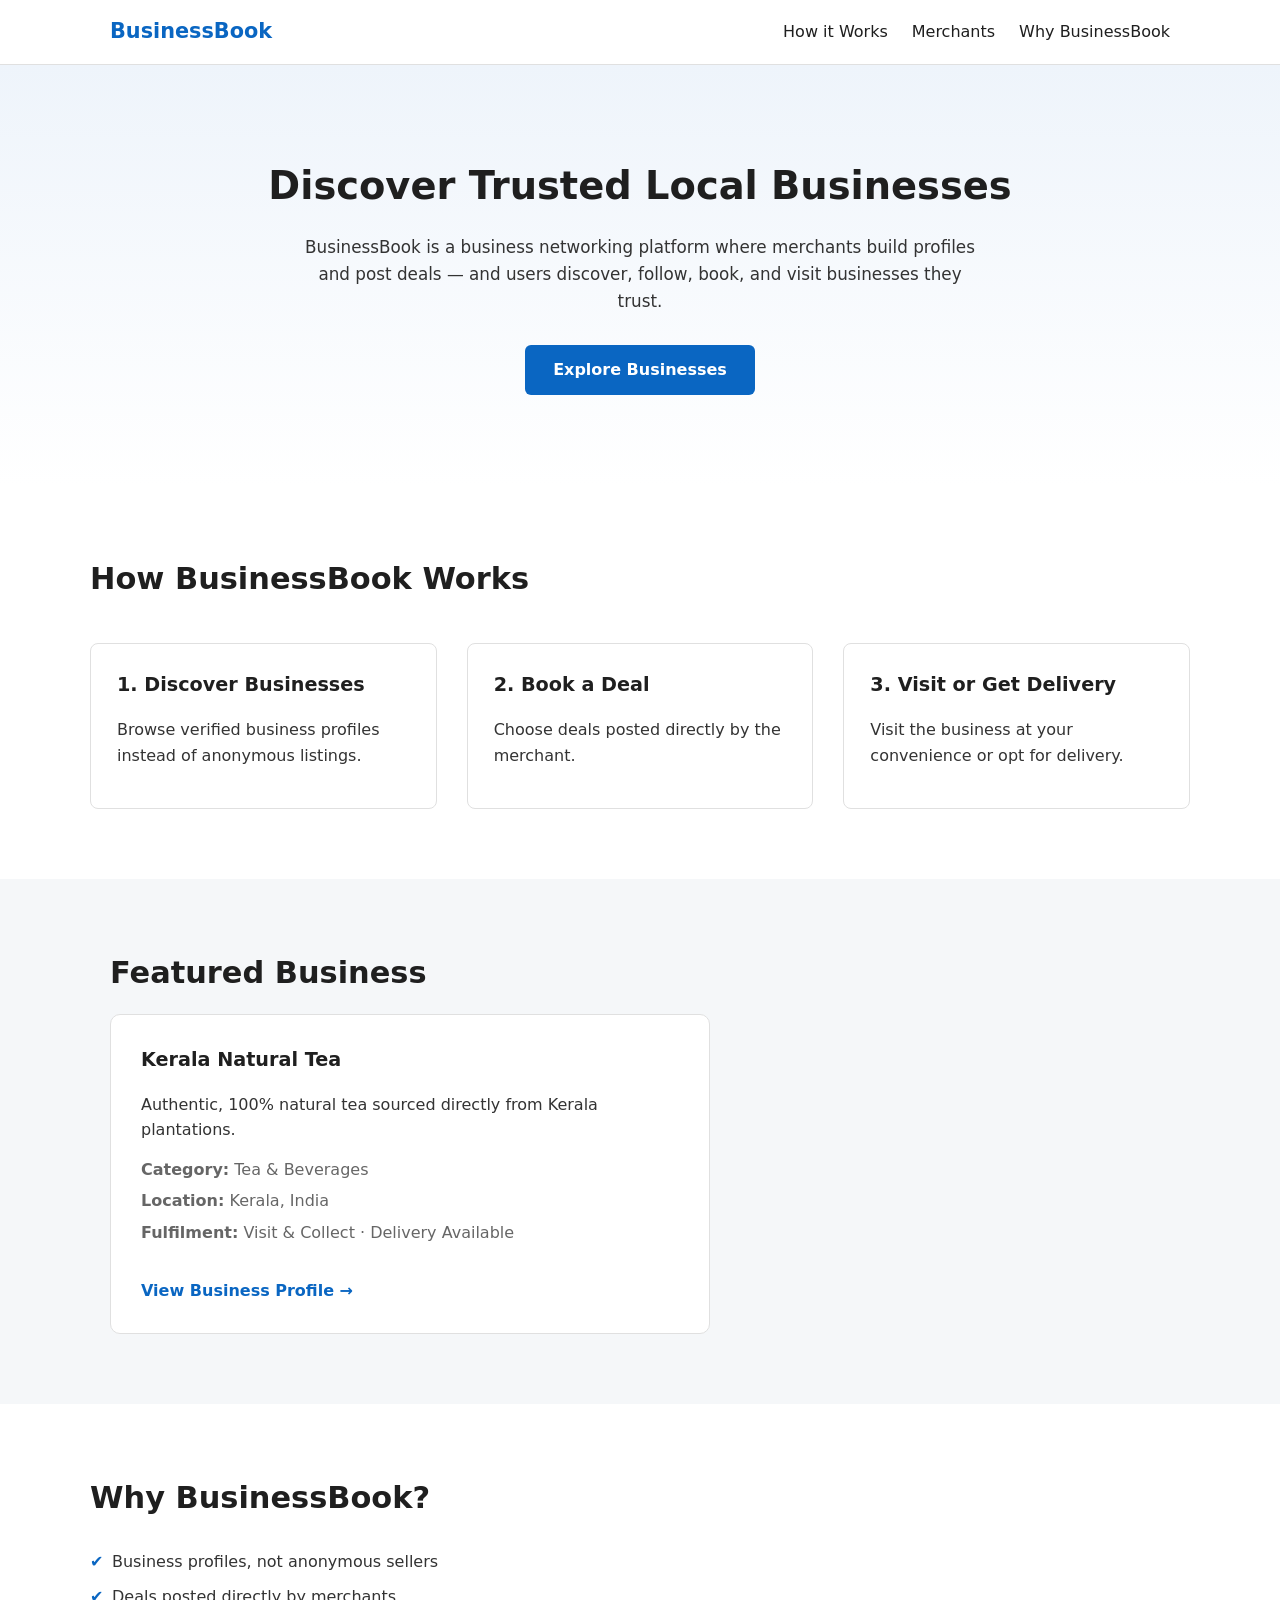
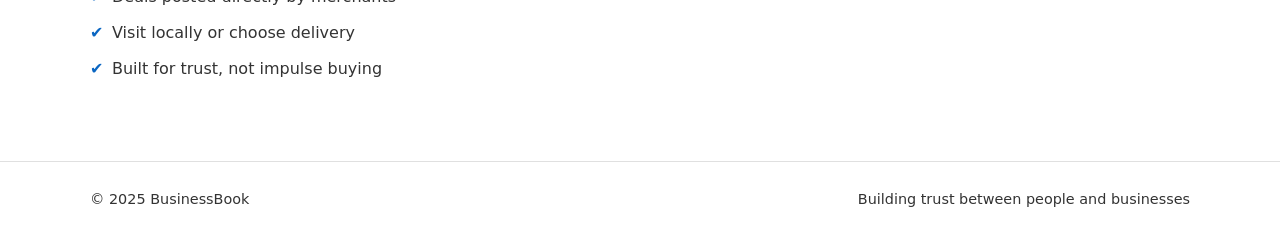
<file: docs/index.html>
<!DOCTYPE html>
<html lang="en">
<head>
  <meta charset="UTF-8" />
  <meta name="viewport" content="width=device-width, initial-scale=1.0" />

  <title>BusinessBook | Discover Trusted Local Businesses</title>
  <meta name="description"
        content="BusinessBook helps you discover verified local businesses, follow them, book trusted deals, and visit or get delivery." />

  <link rel="stylesheet" href="styles.css" />

  <!-- Google Analytics GA4 -->
  <script async src="https://www.googletagmanager.com/gtag/js?id=G-EPEHLSLHH3"></script>

  <script>
    window.dataLayer = window.dataLayer || [];
    function gtag(){dataLayer.push(arguments);}
    gtag('js', new Date());

    gtag('config', 'G-EPEHLSLHH3');

  </script>
    <!-- Paste your existing GA script here -->
</head>

<body>

  <!-- ================= HEADER ================= -->
  <header class="header">
    <nav class="nav container">
      <div class="logo">BusinessBook</div>

      <ul class="nav-links">
        <li><a href="#how">How it Works</a></li>
        <li><a href="#merchants">Merchants</a></li>
        <li><a href="#why">Why BusinessBook</a></li>
      </ul>
    </nav>
  </header>

  <!-- ================= HERO ================= -->
  <section class="hero">
    <div class="container hero-content">
      <h1>Discover Trusted Local Businesses</h1>
      <p>
        BusinessBook is a business networking platform where merchants
        build profiles and post deals — and users discover, follow,
        book, and visit businesses they trust.
      </p>

      <a href="#merchants" class="btn-primary">
        Explore Businesses
      </a>
    </div>
  </section>

  <!-- ================= HOW IT WORKS ================= -->
  <section id="how" class="section container">
    <h2>How BusinessBook Works</h2>

    <div class="steps">
      <div class="step">
        <h3>1. Discover Businesses</h3>
        <p>
          Browse verified business profiles instead of anonymous listings.
        </p>
      </div>

      <div class="step">
        <h3>2. Book a Deal</h3>
        <p>
          Choose deals posted directly by the merchant.
        </p>
      </div>

      <div class="step">
        <h3>3. Visit or Get Delivery</h3>
        <p>
          Visit the business at your convenience or opt for delivery.
        </p>
      </div>
    </div>
  </section>

  <!-- ================= FEATURED MERCHANT ================= -->
  <section id="merchants" class="section section-light">
    <div class="container">
      <h2>Featured Business</h2>

      <article class="merchant-card">
        <h3>Kerala Natural Tea</h3>

        <p class="merchant-desc">
          Authentic, 100% natural tea sourced directly from Kerala plantations.
        </p>

        <ul class="merchant-meta">
          <li><strong>Category:</strong> Tea & Beverages</li>
          <li><strong>Location:</strong> Kerala, India</li>
          <li><strong>Fulfilment:</strong> Visit & Collect · Delivery Available</li>
        </ul>

        <a href="merchants/kerala-natural-tea/index.html"
           class="btn-secondary">
          View Business Profile →
        </a>
      </article>
    </div>
  </section>

  <!-- ================= WHY BUSINESSBOOK ================= -->
  <section id="why" class="section container">
    <h2>Why BusinessBook?</h2>

    <ul class="benefits">
      <li>Business profiles, not anonymous sellers</li>
      <li>Deals posted directly by merchants</li>
      <li>Visit locally or choose delivery</li>
      <li>Built for trust, not impulse buying</li>
    </ul>
  </section>

  <!-- ================= FOOTER ================= -->
  <footer class="footer">
    <div class="container footer-content">
      <p>© 2025 BusinessBook</p>
      <p>Building trust between people and businesses</p>
    </div>
  </footer>

</body>
</html>
</file>
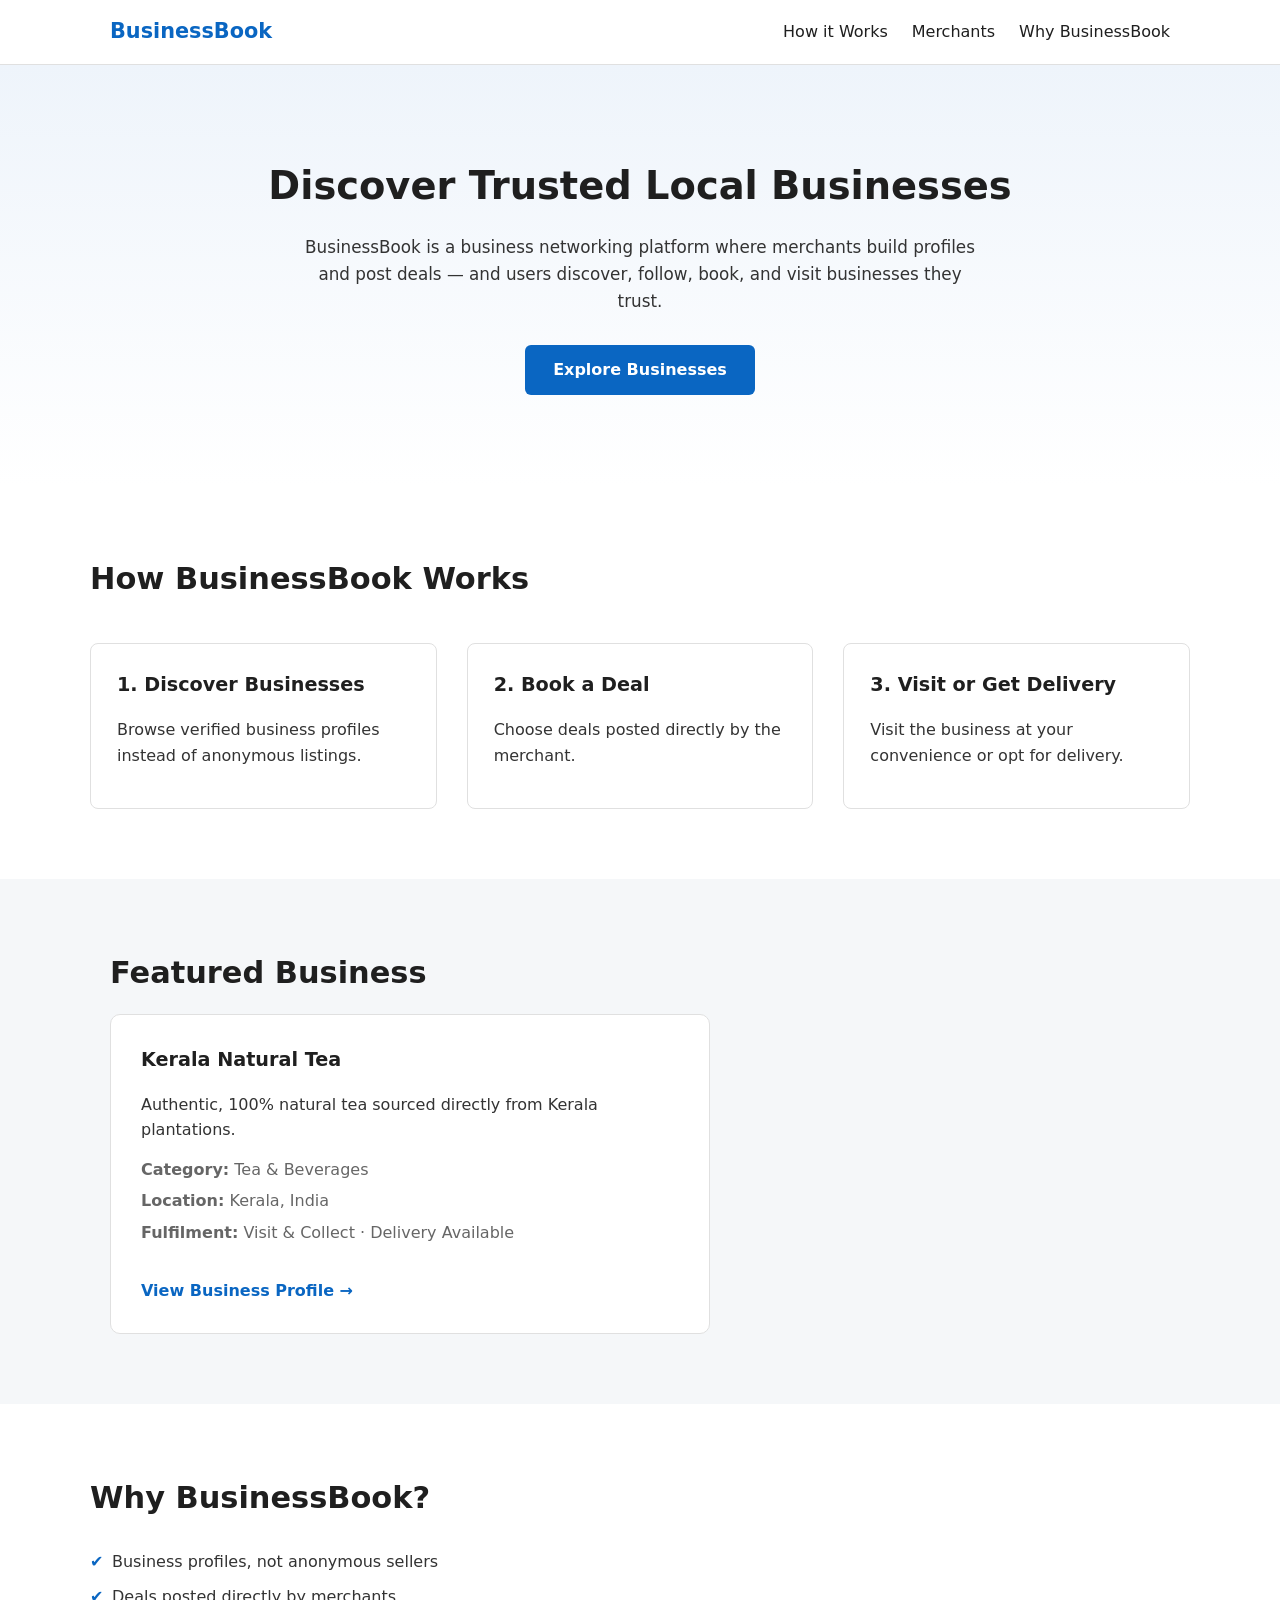
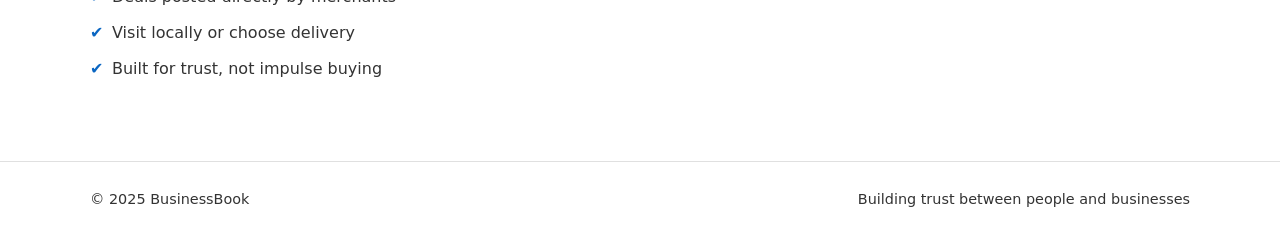
<file: website/index.html>
<!DOCTYPE html>
<html lang="en">
<head>
  <meta charset="UTF-8" />
  <meta name="viewport" content="width=device-width, initial-scale=1.0" />

  <title>BusinessBook | Discover Trusted Local Businesses</title>
  <meta name="description"
        content="BusinessBook helps you discover verified local businesses, follow them, book trusted deals, and visit or get delivery." />

  <link rel="stylesheet" href="styles.css" />

  <!-- Google Analytics GA4 -->
  <script async src="https://www.googletagmanager.com/gtag/js?id=G-EPEHLSLHH3"></script>

  <script>
    window.dataLayer = window.dataLayer || [];
    function gtag(){dataLayer.push(arguments);}
    gtag('js', new Date());

    gtag('config', 'G-EPEHLSLHH3');

  </script>
    <!-- Paste your existing GA script here -->
</head>

<body>

  <!-- ================= HEADER ================= -->
  <header class="header">
    <nav class="nav container">
      <div class="logo">BusinessBook</div>

      <ul class="nav-links">
        <li><a href="#how">How it Works</a></li>
        <li><a href="#merchants">Merchants</a></li>
        <li><a href="#why">Why BusinessBook</a></li>
      </ul>
    </nav>
  </header>

  <!-- ================= HERO ================= -->
  <section class="hero">
    <div class="container hero-content">
      <h1>Discover Trusted Local Businesses</h1>
      <p>
        BusinessBook is a business networking platform where merchants
        build profiles and post deals — and users discover, follow,
        book, and visit businesses they trust.
      </p>

      <a href="#merchants" class="btn-primary">
        Explore Businesses
      </a>
    </div>
  </section>

  <!-- ================= HOW IT WORKS ================= -->
  <section id="how" class="section container">
    <h2>How BusinessBook Works</h2>

    <div class="steps">
      <div class="step">
        <h3>1. Discover Businesses</h3>
        <p>
          Browse verified business profiles instead of anonymous listings.
        </p>
      </div>

      <div class="step">
        <h3>2. Book a Deal</h3>
        <p>
          Choose deals posted directly by the merchant.
        </p>
      </div>

      <div class="step">
        <h3>3. Visit or Get Delivery</h3>
        <p>
          Visit the business at your convenience or opt for delivery.
        </p>
      </div>
    </div>
  </section>

  <!-- ================= FEATURED MERCHANT ================= -->
  <section id="merchants" class="section section-light">
    <div class="container">
      <h2>Featured Business</h2>

      <article class="merchant-card">
        <h3>Kerala Natural Tea</h3>

        <p class="merchant-desc">
          Authentic, 100% natural tea sourced directly from Kerala plantations.
        </p>

        <ul class="merchant-meta">
          <li><strong>Category:</strong> Tea & Beverages</li>
          <li><strong>Location:</strong> Kerala, India</li>
          <li><strong>Fulfilment:</strong> Visit & Collect · Delivery Available</li>
        </ul>

        <a href="merchants/Kerala-natural-tea/index.html"
           class="btn-secondary">
          View Business Profile →
        </a>
      </article>
    </div>
  </section>

  <!-- ================= WHY BUSINESSBOOK ================= -->
  <section id="why" class="section container">
    <h2>Why BusinessBook?</h2>

    <ul class="benefits">
      <li>Business profiles, not anonymous sellers</li>
      <li>Deals posted directly by merchants</li>
      <li>Visit locally or choose delivery</li>
      <li>Built for trust, not impulse buying</li>
    </ul>
  </section>

  <!-- ================= FOOTER ================= -->
  <footer class="footer">
    <div class="container footer-content">
      <p>© 2025 BusinessBook</p>
      <p>Building trust between people and businesses</p>
    </div>
  </footer>

</body>
</html>
</file>
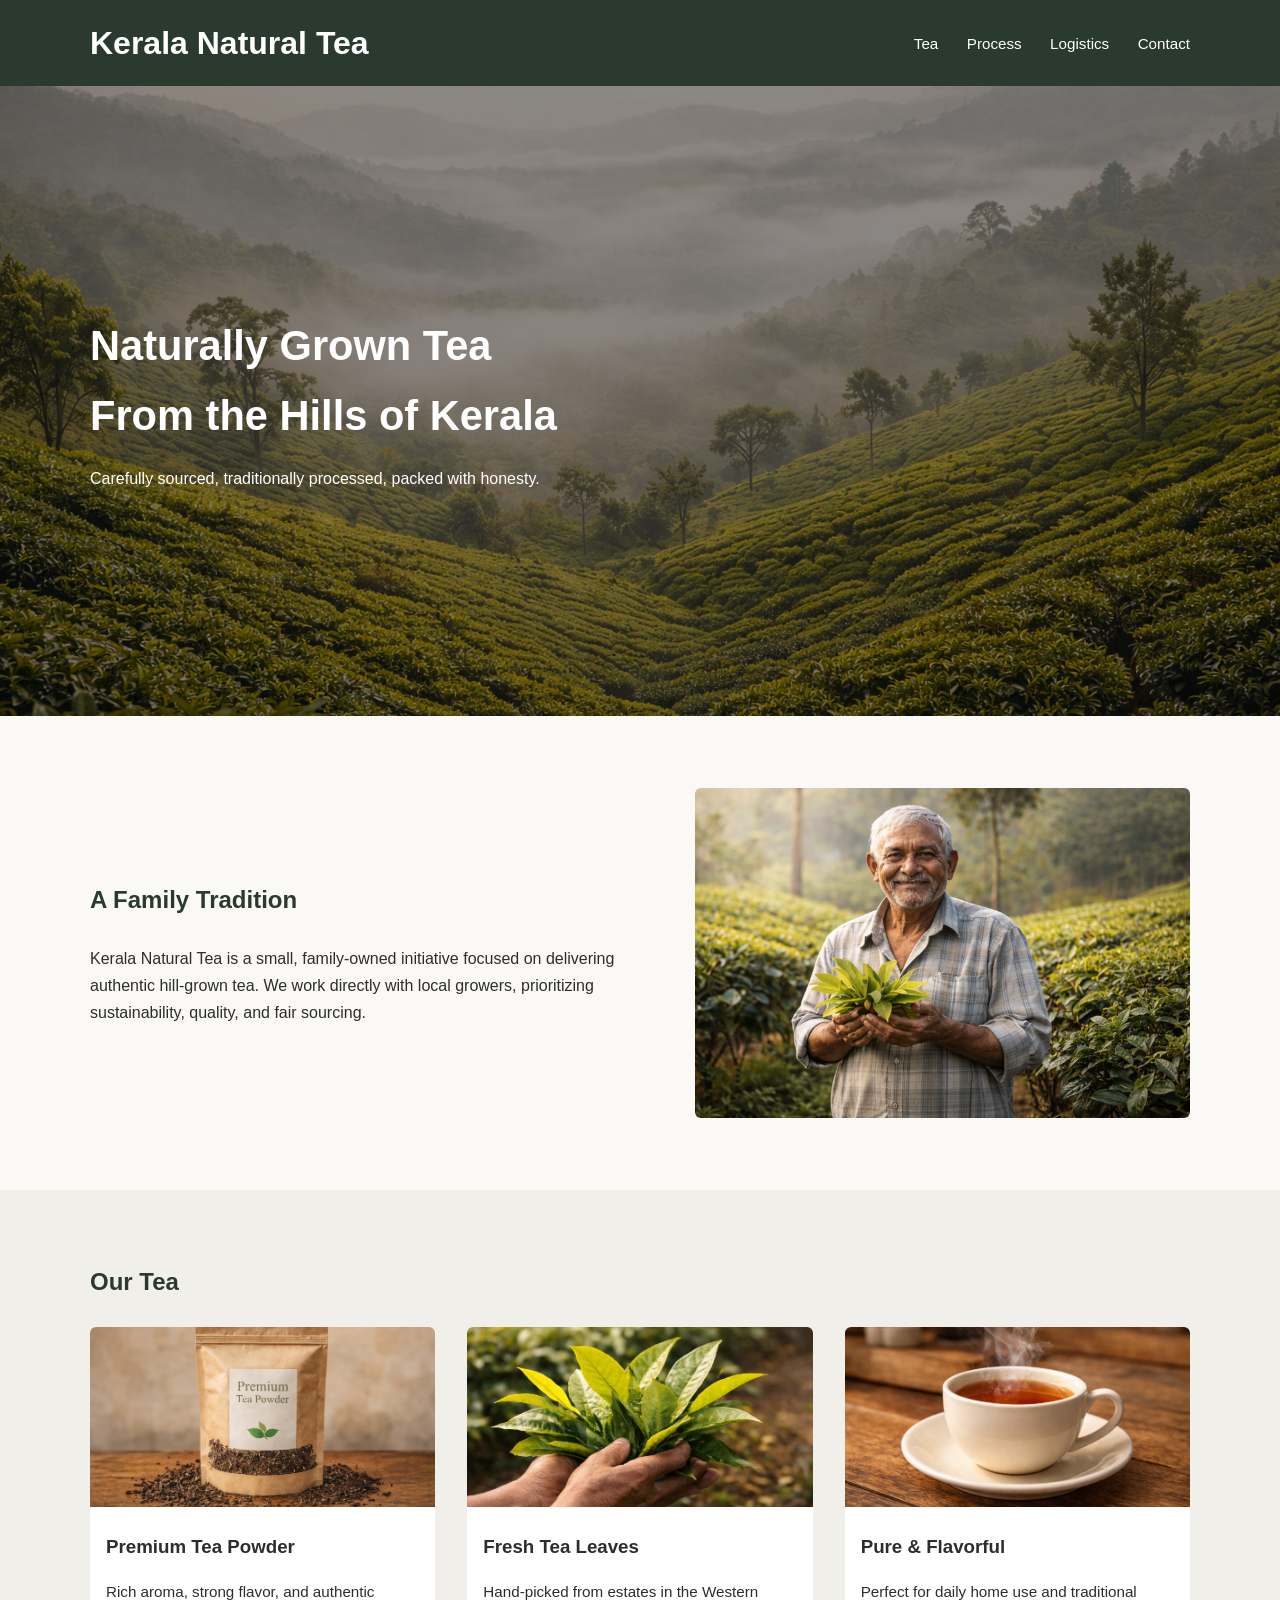
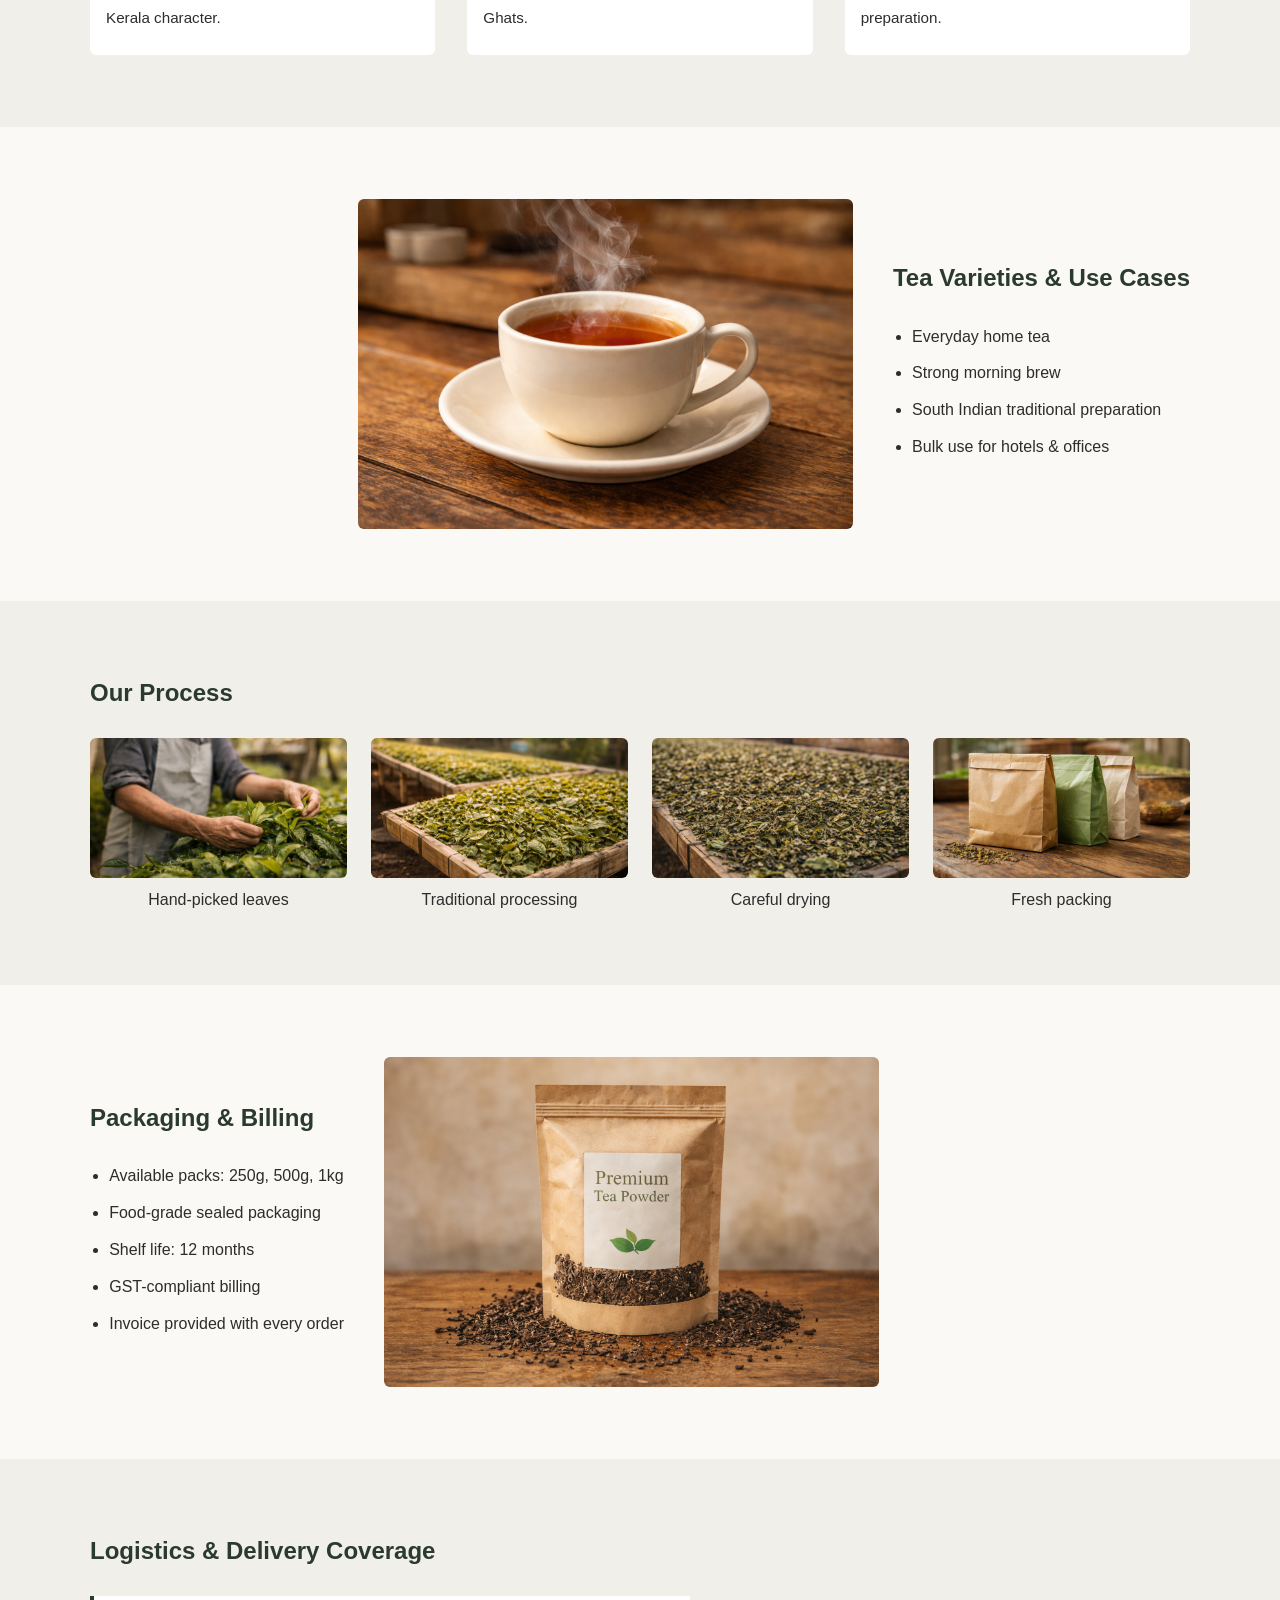
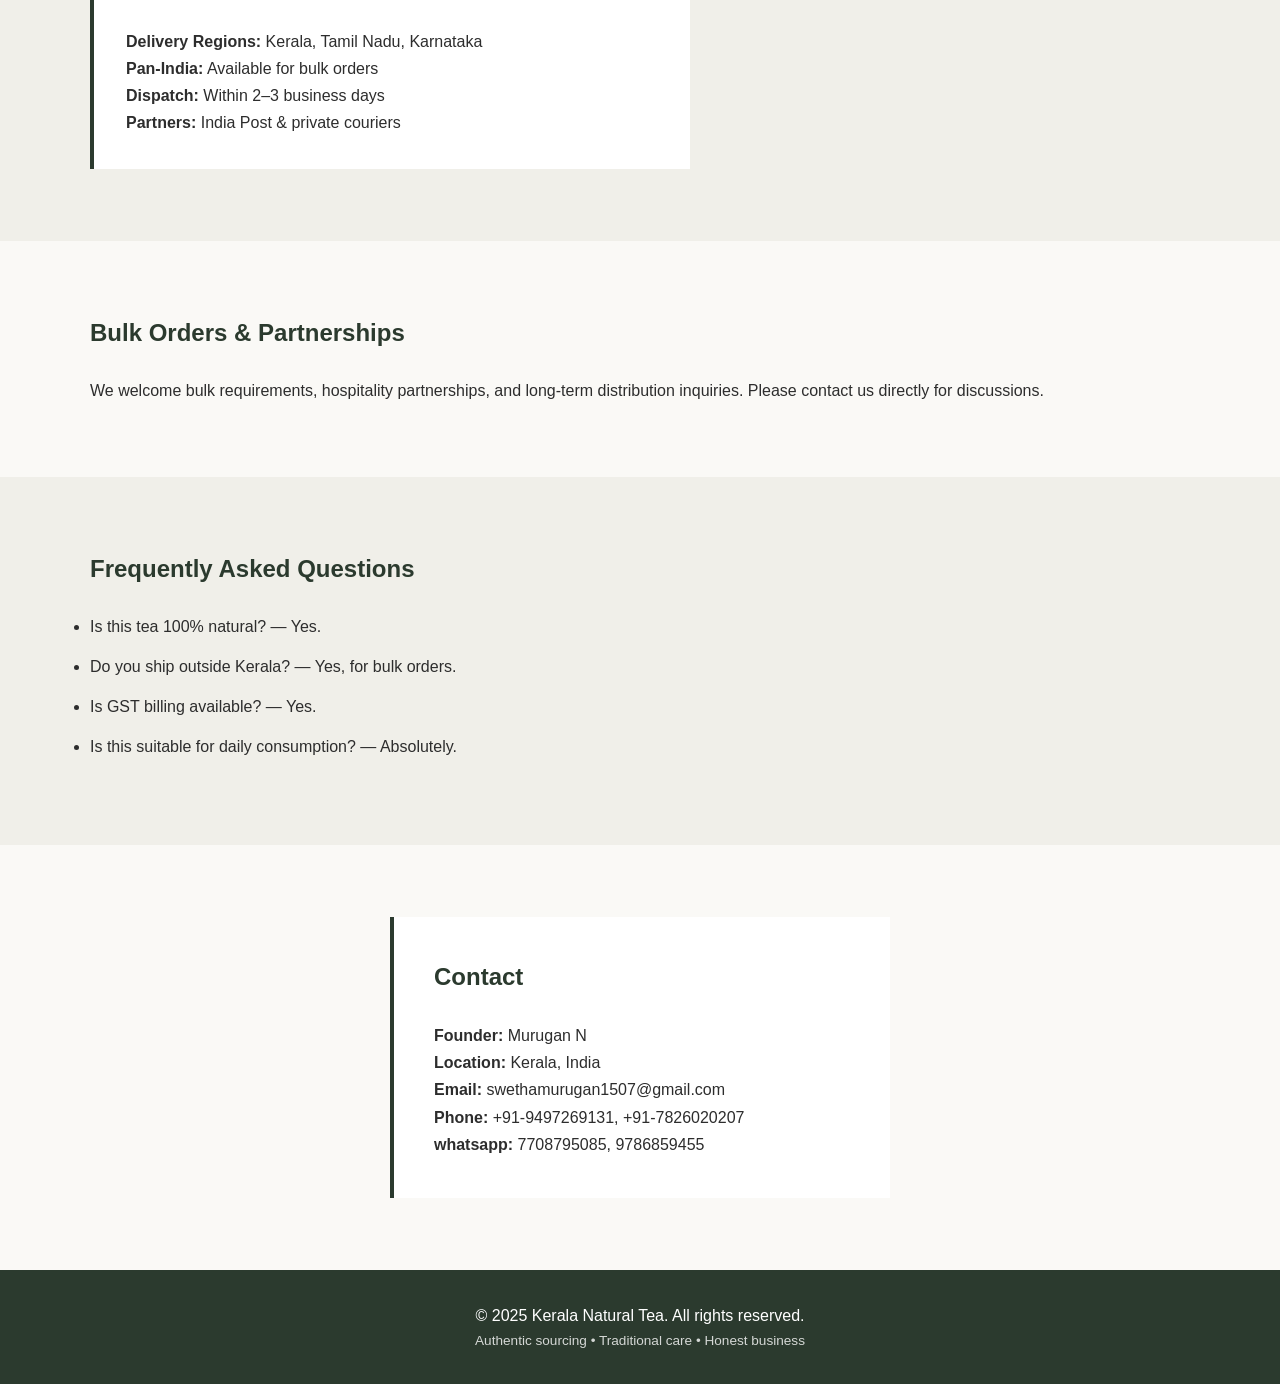
<file: docs/merchants/Kerala-natural-tea/index.html>
<!DOCTYPE html>
<html lang="en">
<head>
  <meta charset="UTF-8" />
  <meta name="viewport" content="width=device-width, initial-scale=1.0" />
  <title>Kerala Natural Tea | Pure From the Hills</title>

  <meta name="description"
        content="Naturally grown tea from the hills of Kerala. Ethically sourced, traditionally processed, and carefully packed." />

  <link rel="stylesheet" href="style.css" />

    <!-- Google Analytics -->
<script async src="https://www.googletagmanager.com/gtag/js?id=G-EPEHLSLHH3"></script>

<script>
  window.dataLayer = window.dataLayer || [];
  function gtag(){dataLayer.push(arguments);}
  gtag('js', new Date());

  gtag('config', 'G-EPEHLSLHH3');

</script>

</head>
<body>

  <!-- Header -->
  <header class="site-header">
    <div class="container header-flex">
      <h1 class="brand">Kerala Natural Tea</h1>
      <nav>
        <a href="#product">Tea</a>
        <a href="#process">Process</a>
        <a href="#logistics">Logistics</a>
        <a href="#contact">Contact</a>
      </nav>
    </div>
  </header>

  <!-- Hero -->
  <section class="hero">
    <div class="hero-overlay"></div>
    <div class="hero-content container">
      <h2>Naturally Grown Tea<br>From the Hills of Kerala</h2>
      <p>Carefully sourced, traditionally processed, packed with honesty.</p>
    </div>
  </section>

  <!-- Brand Story -->
  <section class="section">
    <div class="container two-col">
      <div>
        <h2>A Family Tradition</h2>
        <p>
          Kerala Natural Tea is a small, family-owned initiative focused on
          delivering authentic hill-grown tea. We work directly with local
          growers, prioritizing sustainability, quality, and fair sourcing.
        </p>
      </div>
      <img src="images/plantation.jpg" alt="Kerala tea plantation">
    </div>
  </section>

  <!-- Products -->
  <section class="section light" id="product">
    <div class="container">
      <h2>Our Tea</h2>

      <div class="card-grid">
        <div class="card">
          <img src="images/tea-pack.jpg" alt="Premium tea powder">
          <h3>Premium Tea Powder</h3>
          <p>Rich aroma, strong flavor, and authentic Kerala character.</p>
        </div>

        <div class="card">
          <img src="images/leaves.jpg" alt="Fresh tea leaves">
          <h3>Fresh Tea Leaves</h3>
          <p>Hand-picked from estates in the Western Ghats.</p>
        </div>

        <div class="card">
          <img src="images/tea-cup.jpg" alt="Brewed tea cup">
          <h3>Pure & Flavorful</h3>
          <p>Perfect for daily home use and traditional preparation.</p>
        </div>
      </div>
    </div>
  </section>

  <!-- Tea Varieties -->
  <section class="section">
    <div class="container two-col reverse">
      <div>
        <h2>Tea Varieties & Use Cases</h2>
        <ul class="list">
          <li>Everyday home tea</li>
          <li>Strong morning brew</li>
          <li>South Indian traditional preparation</li>
          <li>Bulk use for hotels & offices</li>
        </ul>
      </div>
      <img src="images/tea-cup.jpg" alt="Traditional tea preparation">
    </div>
  </section>

  <!-- Process -->
  <section class="section light" id="process">
    <div class="container">
      <h2>Our Process</h2>

      <div class="process-grid">
        <div>
          <img src="images/process-1.jpg" alt="Handpicked leaves">
          <p>Hand-picked leaves</p>
        </div>
        <div>
          <img src="images/process-2.jpg" alt="Traditional processing">
          <p>Traditional processing</p>
        </div>
        <div>
          <img src="images/process-3.jpg" alt="Careful drying">
          <p>Careful drying</p>
        </div>
        <div>
          <img src="images/process-4.jpg" alt="Fresh packing">
          <p>Fresh packing</p>
        </div>
      </div>
    </div>
  </section>

  <!-- Packaging & Billing -->
  <section class="section">
    <div class="container two-col">
      <div>
        <h2>Packaging & Billing</h2>
        <ul class="list">
          <li>Available packs: 250g, 500g, 1kg</li>
          <li>Food-grade sealed packaging</li>
          <li>Shelf life: 12 months</li>
          <li>GST-compliant billing</li>
          <li>Invoice provided with every order</li>
        </ul>
      </div>
      <img src="images/tea-pack.jpg" alt="Tea packaging">
    </div>
  </section>

  <!-- Logistics -->
  <section class="section light" id="logistics">
    <div class="container">
      <h2>Logistics & Delivery Coverage</h2>

      <div class="logistics-box">
        <p><strong>Delivery Regions:</strong> Kerala, Tamil Nadu, Karnataka</p>
        <p><strong>Pan-India:</strong> Available for bulk orders</p>
        <p><strong>Dispatch:</strong> Within 2–3 business days</p>
        <p><strong>Partners:</strong> India Post & private couriers</p>
      </div>
    </div>
  </section>

  <!-- Bulk Orders -->
  <section class="section">
    <div class="container">
      <h2>Bulk Orders & Partnerships</h2>
      <p class="wide-text">
        We welcome bulk requirements, hospitality partnerships, and long-term
        distribution inquiries. Please contact us directly for discussions.
      </p>
    </div>
  </section>

  <!-- FAQ -->
  <section class="section light">
    <div class="container">
      <h2>Frequently Asked Questions</h2>
      <ul class="faq">
        <li>Is this tea 100% natural? — Yes.</li>
        <li>Do you ship outside Kerala? — Yes, for bulk orders.</li>
        <li>Is GST billing available? — Yes.</li>
        <li>Is this suitable for daily consumption? — Absolutely.</li>
      </ul>
    </div>
  </section>

  <!-- Contact -->
  <section class="section" id="contact">
    <div class="container contact-box">
      <h2>Contact</h2>
      <p><strong>Founder:</strong> Murugan N</p>
      <p><strong>Location:</strong> Kerala, India</p>
      <p><strong>Email:</strong> swethamurugan1507@gmail.com</p>
      <p><strong>Phone:</strong> +91-9497269131, +91-7826020207</p>
      <p><strong>whatsapp:</strong> 7708795085, 9786859455</p>
    </div>
  </section>

  <!-- Footer -->
  <footer class="site-footer">
    <div class="container">
      <p>© 2025 Kerala Natural Tea. All rights reserved.</p>
      <p class="small">Authentic sourcing • Traditional care • Honest business</p>
    </div>
  </footer>

</body>
</html>
</file>
<file: docs/styles.css>
/* =====================================================
   BusinessBook – Global Styles
   Phase 1 (Static)
   ===================================================== */

/* ================= ROOT VARIABLES ================= */
:root {
  --primary: #0a66c2;       /* BusinessBook blue */
  --dark: #1f1f1f;
  --text: #333333;
  --muted: #666666;
  --border: #e0e0e0;
  --light-bg: #f5f7f9;
  --white: #ffffff;
}

/* ================= RESET ================= */
* {
  margin: 0;
  padding: 0;
  box-sizing: border-box;
}

/* ================= BASE ================= */
body {
  font-family: system-ui, -apple-system, BlinkMacSystemFont, sans-serif;
  background: var(--white);
  color: var(--text);
  line-height: 1.6;
}

a {
  text-decoration: none;
  color: inherit;
}

ul {
  list-style: none;
}

/* ================= LAYOUT ================= */
.container {
  max-width: 1100px;
  margin: 0 auto;
  padding: 0 20px;
}

.section {
  padding: 70px 0;
}

.section-light {
  background: var(--light-bg);
}

/* ================= TYPOGRAPHY ================= */
h1, h2, h3 {
  color: var(--dark);
  margin-bottom: 16px;
}

h1 {
  font-size: 2.4rem;
}

h2 {
  font-size: 1.9rem;
}

h3 {
  font-size: 1.2rem;
}

p {
  margin-bottom: 14px;
  color: var(--text);
}

/* ================= HEADER ================= */
.header {
  background: var(--white);
  border-bottom: 1px solid var(--border);
}

.nav {
  height: 64px;
  display: flex;
  align-items: center;
  justify-content: space-between;
}

.logo {
  font-size: 1.3rem;
  font-weight: 700;
  color: var(--primary);
}

.nav-links {
  display: flex;
  gap: 24px;
}

.nav-links a {
  font-weight: 500;
  color: var(--dark);
}

.nav-links a:hover {
  color: var(--primary);
}

/* ================= HERO ================= */
.hero {
  background: linear-gradient(180deg, #eef4fb, #ffffff);
}

.hero-content {
  padding: 90px 0;
  text-align: center;
}

.hero-content p {
  max-width: 680px;
  margin: 18px auto 30px;
  font-size: 1.05rem;
}

/* ================= BUTTONS ================= */
.btn-primary {
  display: inline-block;
  background: var(--primary);
  color: var(--white);
  padding: 12px 28px;
  border-radius: 6px;
  font-weight: 600;
}

.btn-primary:hover {
  opacity: 0.9;
}

.btn-secondary {
  display: inline-block;
  margin-top: 14px;
  font-weight: 600;
  color: var(--primary);
}

/* ================= HOW IT WORKS ================= */
.steps {
  margin-top: 40px;
  display: grid;
  grid-template-columns: repeat(auto-fit, minmax(220px, 1fr));
  gap: 30px;
}

.step {
  background: var(--white);
  border: 1px solid var(--border);
  border-radius: 8px;
  padding: 26px;
}

/* ================= MERCHANT CARD ================= */
.merchant-card {
  max-width: 600px;
  background: var(--white);
  border: 1px solid var(--border);
  border-radius: 10px;
  padding: 30px;
}

.merchant-desc {
  margin-bottom: 14px;
}

.merchant-meta {
  margin-bottom: 18px;
}

.merchant-meta li {
  margin-bottom: 6px;
  color: var(--muted);
}

/* ================= BENEFITS ================= */
.benefits {
  margin-top: 26px;
  max-width: 600px;
}

.benefits li {
  margin-bottom: 10px;
  padding-left: 22px;
  position: relative;
}

.benefits li::before {
  content: "✔";
  position: absolute;
  left: 0;
  color: var(--primary);
  font-weight: 600;
}

/* ================= FOOTER ================= */
.footer {
  border-top: 1px solid var(--border);
  background: var(--white);
}

.footer-content {
  padding: 26px 0;
  display: flex;
  justify-content: space-between;
  font-size: 0.9rem;
  color: var(--muted);
}

/* ================= RESPONSIVE ================= */
@media (max-width: 768px) {
  .nav-links {
    display: none;
  }

  .hero-content {
    padding: 70px 0;
  }

  h1 {
    font-size: 2rem;
  }
}
</file>
<file: website/styles.css>
/* =====================================================
   BusinessBook – Global Styles
   Phase 1 (Static)
   ===================================================== */

/* ================= ROOT VARIABLES ================= */
:root {
  --primary: #0a66c2;       /* BusinessBook blue */
  --dark: #1f1f1f;
  --text: #333333;
  --muted: #666666;
  --border: #e0e0e0;
  --light-bg: #f5f7f9;
  --white: #ffffff;
}

/* ================= RESET ================= */
* {
  margin: 0;
  padding: 0;
  box-sizing: border-box;
}

/* ================= BASE ================= */
body {
  font-family: system-ui, -apple-system, BlinkMacSystemFont, sans-serif;
  background: var(--white);
  color: var(--text);
  line-height: 1.6;
}

a {
  text-decoration: none;
  color: inherit;
}

ul {
  list-style: none;
}

/* ================= LAYOUT ================= */
.container {
  max-width: 1100px;
  margin: 0 auto;
  padding: 0 20px;
}

.section {
  padding: 70px 0;
}

.section-light {
  background: var(--light-bg);
}

/* ================= TYPOGRAPHY ================= */
h1, h2, h3 {
  color: var(--dark);
  margin-bottom: 16px;
}

h1 {
  font-size: 2.4rem;
}

h2 {
  font-size: 1.9rem;
}

h3 {
  font-size: 1.2rem;
}

p {
  margin-bottom: 14px;
  color: var(--text);
}

/* ================= HEADER ================= */
.header {
  background: var(--white);
  border-bottom: 1px solid var(--border);
}

.nav {
  height: 64px;
  display: flex;
  align-items: center;
  justify-content: space-between;
}

.logo {
  font-size: 1.3rem;
  font-weight: 700;
  color: var(--primary);
}

.nav-links {
  display: flex;
  gap: 24px;
}

.nav-links a {
  font-weight: 500;
  color: var(--dark);
}

.nav-links a:hover {
  color: var(--primary);
}

/* ================= HERO ================= */
.hero {
  background: linear-gradient(180deg, #eef4fb, #ffffff);
}

.hero-content {
  padding: 90px 0;
  text-align: center;
}

.hero-content p {
  max-width: 680px;
  margin: 18px auto 30px;
  font-size: 1.05rem;
}

/* ================= BUTTONS ================= */
.btn-primary {
  display: inline-block;
  background: var(--primary);
  color: var(--white);
  padding: 12px 28px;
  border-radius: 6px;
  font-weight: 600;
}

.btn-primary:hover {
  opacity: 0.9;
}

.btn-secondary {
  display: inline-block;
  margin-top: 14px;
  font-weight: 600;
  color: var(--primary);
}

/* ================= HOW IT WORKS ================= */
.steps {
  margin-top: 40px;
  display: grid;
  grid-template-columns: repeat(auto-fit, minmax(220px, 1fr));
  gap: 30px;
}

.step {
  background: var(--white);
  border: 1px solid var(--border);
  border-radius: 8px;
  padding: 26px;
}

/* ================= MERCHANT CARD ================= */
.merchant-card {
  max-width: 600px;
  background: var(--white);
  border: 1px solid var(--border);
  border-radius: 10px;
  padding: 30px;
}

.merchant-desc {
  margin-bottom: 14px;
}

.merchant-meta {
  margin-bottom: 18px;
}

.merchant-meta li {
  margin-bottom: 6px;
  color: var(--muted);
}

/* ================= BENEFITS ================= */
.benefits {
  margin-top: 26px;
  max-width: 600px;
}

.benefits li {
  margin-bottom: 10px;
  padding-left: 22px;
  position: relative;
}

.benefits li::before {
  content: "✔";
  position: absolute;
  left: 0;
  color: var(--primary);
  font-weight: 600;
}

/* ================= FOOTER ================= */
.footer {
  border-top: 1px solid var(--border);
  background: var(--white);
}

.footer-content {
  padding: 26px 0;
  display: flex;
  justify-content: space-between;
  font-size: 0.9rem;
  color: var(--muted);
}

/* ================= RESPONSIVE ================= */
@media (max-width: 768px) {
  .nav-links {
    display: none;
  }

  .hero-content {
    padding: 70px 0;
  }

  h1 {
    font-size: 2rem;
  }
}
</file>
<file: docs/merchants/Kerala-natural-tea/style.css>
* {
  margin: 0;
  padding: 0;
  box-sizing: border-box;
}

body {
  font-family: "Segoe UI", Arial, sans-serif;
  color: #2d2d2d;
  background: #faf9f6;
  line-height: 1.7;
}

.container {
  width: 90%;
  max-width: 1100px;
  margin: auto;
}

/* Header */
.site-header {
  background: #2b3a2e;
  color: #fff;
  padding: 1rem 0;
}

.header-flex {
  display: flex;
  justify-content: space-between;
  align-items: center;
}

.site-header a {
  color: #fff;
  text-decoration: none;
  margin-left: 1.5rem;
  font-size: 0.95rem;
}

.site-header a:hover {
  text-decoration: underline;
}

/* Hero */
.hero {
  position: relative;
  height: 70vh;
  background: url("images/hero.jpg") center/cover no-repeat;
}

.hero-overlay {
  position: absolute;
  inset: 0;
  background: rgba(0,0,0,0.45);
}

.hero-content {
  position: relative;
  height: 100%;
  display: flex;
  flex-direction: column;
  justify-content: center;
  color: #fff;
}

.hero h2 {
  font-size: 2.6rem;
  max-width: 600px;
}

.hero p {
  margin-top: 0.8rem;
  max-width: 500px;
}

/* Sections */
.section {
  padding: 4.5rem 0;
}

.section.light {
  background: #f0efe9;
}

.section h2 {
  margin-bottom: 1.5rem;
  color: #2b3a2e;
}

/* Layout helpers */
.two-col {
  display: flex;
  gap: 2.5rem;
  align-items: center;
}

.two-col.reverse {
  flex-direction: row-reverse;
}

.two-col img {
  width: 45%;
  border-radius: 6px;
}

.list {
  padding-left: 1.2rem;
}

.list li {
  margin-bottom: 0.6rem;
}

/* Cards */
.card-grid {
  display: grid;
  grid-template-columns: repeat(auto-fit, minmax(240px, 1fr));
  gap: 2rem;
}

.card {
  background: #fff;
  border-radius: 6px;
  overflow: hidden;
  transition: transform 0.3s, box-shadow 0.3s;
}

.card img {
  width: 100%;
  height: 180px;
  object-fit: cover;
}

.card:hover {
  transform: translateY(-6px);
  box-shadow: 0 12px 28px rgba(0,0,0,0.15);
}

.card h3 {
  padding: 1rem;
}

.card p {
  padding: 0 1rem 1.5rem;
  font-size: 0.95rem;
}

/* Process */
.process-grid {
  display: grid;
  grid-template-columns: repeat(auto-fit, minmax(180px, 1fr));
  gap: 1.5rem;
  text-align: center;
}

.process-grid img {
  width: 100%;
  height: 140px;
  object-fit: cover;
  border-radius: 6px;
}

/* Logistics */
.logistics-box {
  background: #fff;
  padding: 2rem;
  border-left: 4px solid #2b3a2e;
  max-width: 600px;
}

/* Contact */
.contact-box {
  background: #fff;
  padding: 2.5rem;
  max-width: 500px;
  border-left: 4px solid #2b3a2e;
}

/* FAQ */
.faq li {
  margin-bottom: 0.8rem;
}

/* Footer */
.site-footer {
  background: #2b3a2e;
  color: #fff;
  text-align: center;
  padding: 2rem 0;
}

.site-footer .small {
  font-size: 0.85rem;
  opacity: 0.8;
}

/* Responsive */
@media (max-width: 768px) {
  .two-col,
  .two-col.reverse {
    flex-direction: column;
  }

  .two-col img {
    width: 100%;
  }

  .hero h2 {
    font-size: 2rem;
  }
}
</file>
